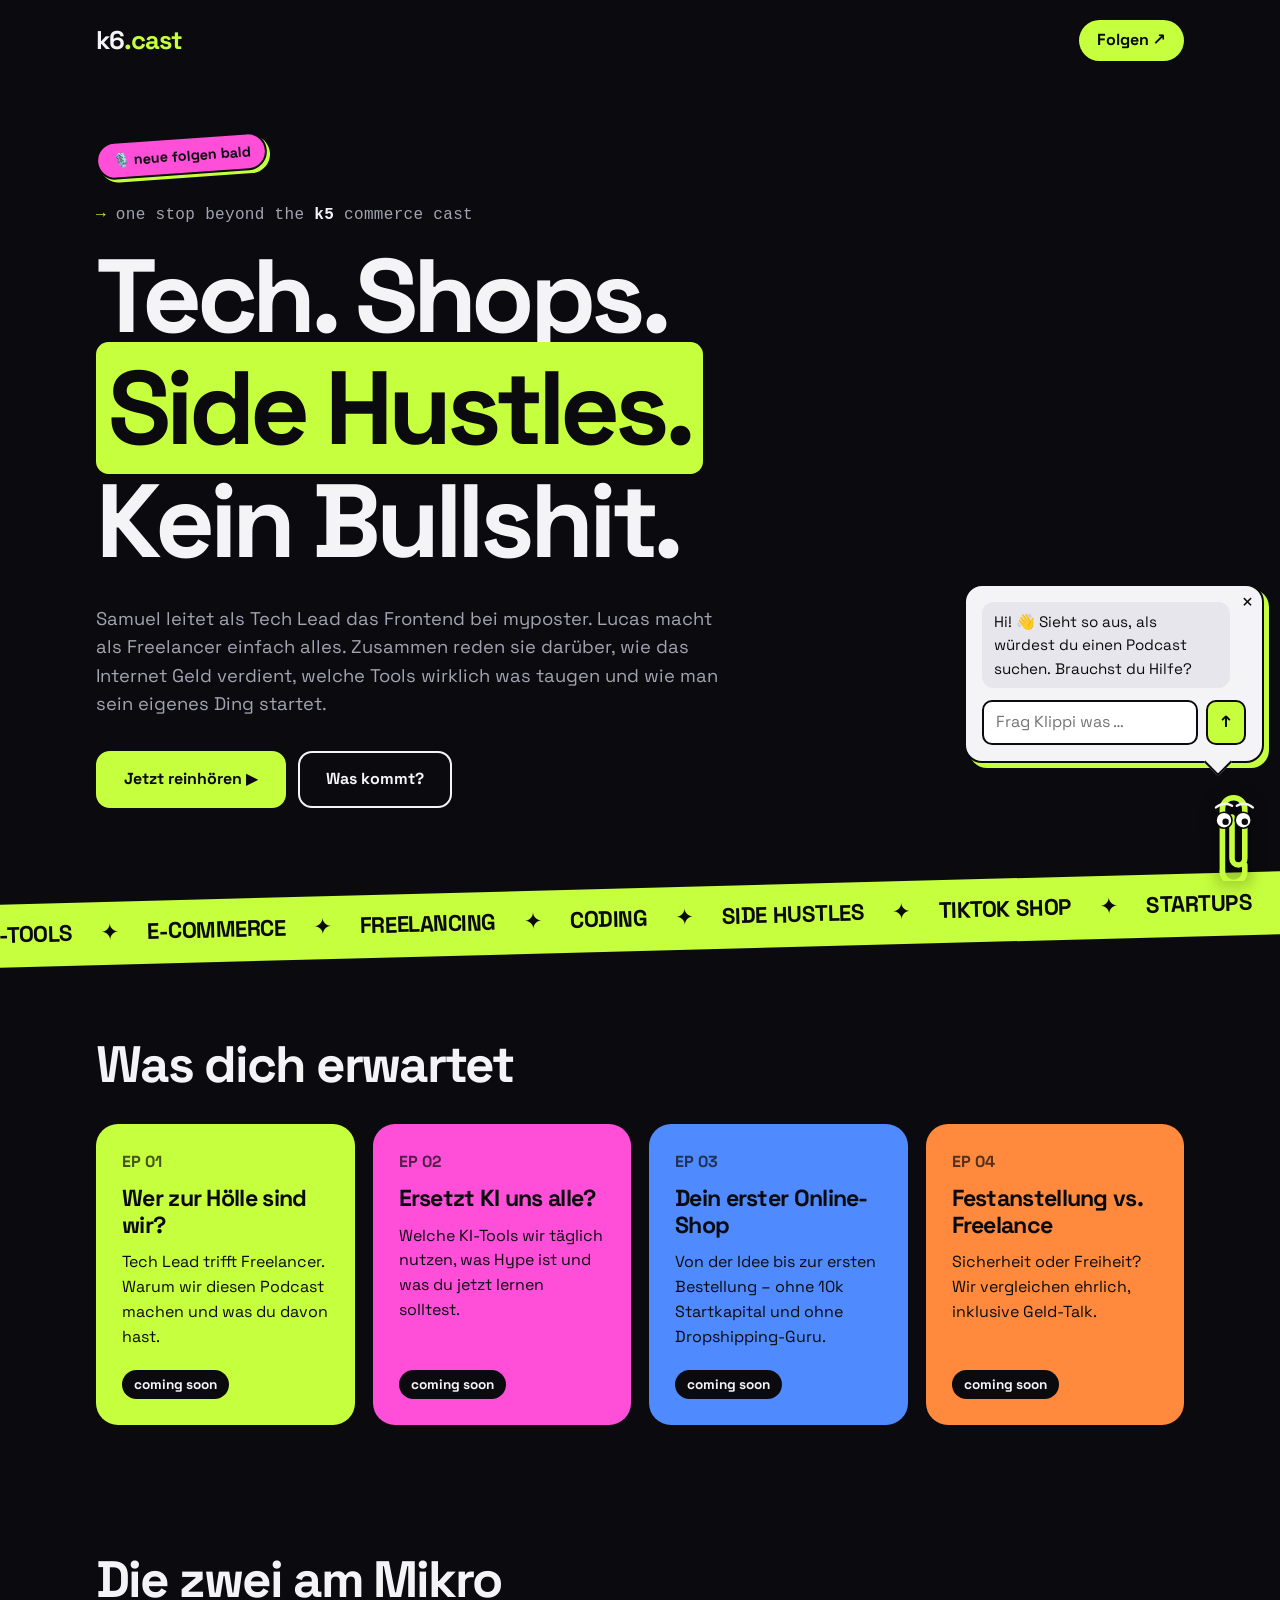
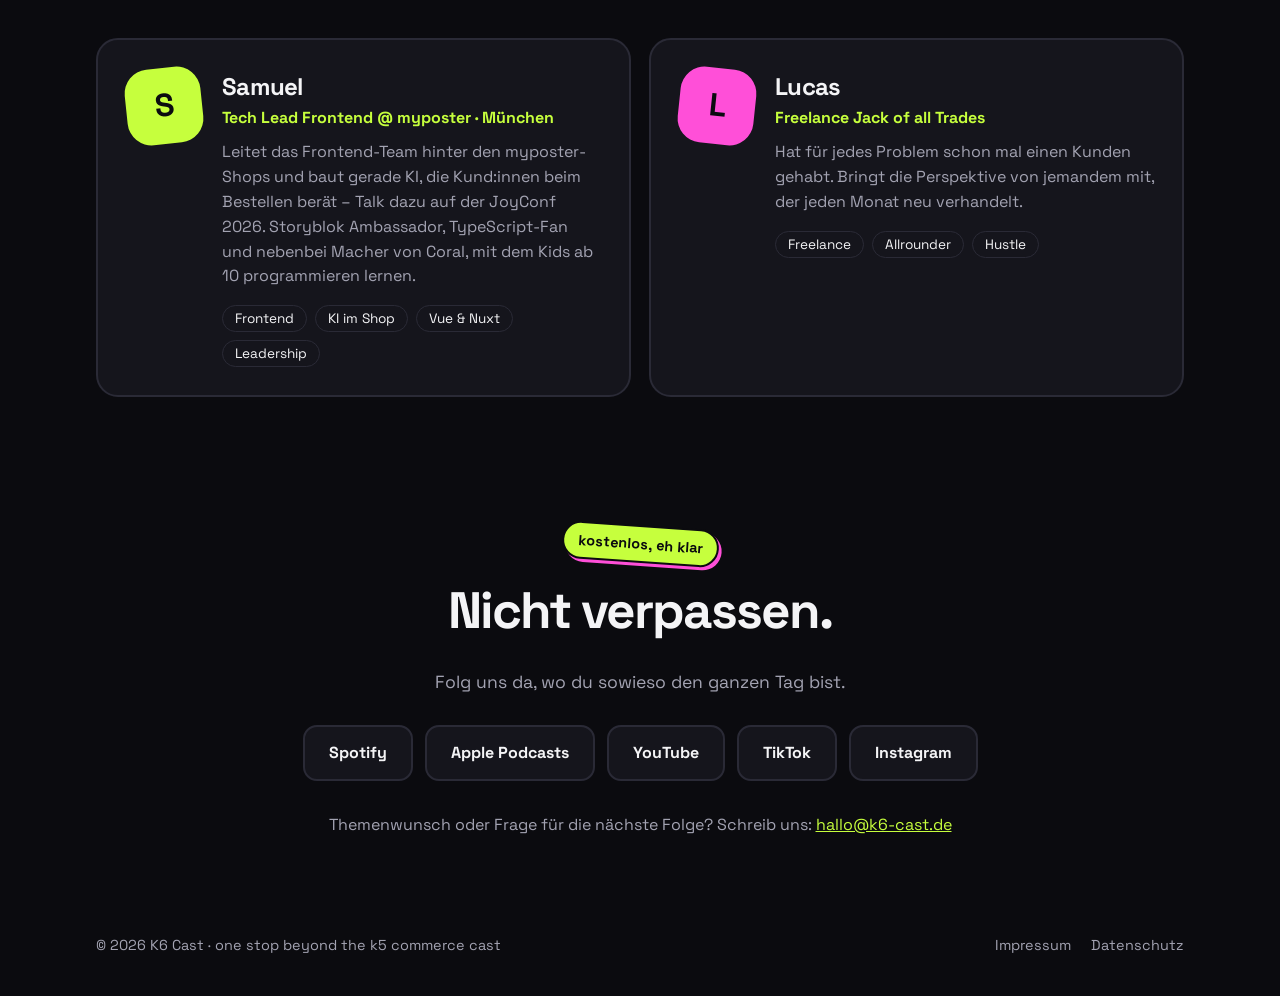
<file: public/index.html>
<!doctype html>
<html lang="de">
<head>
  <meta charset="utf-8">
  <meta name="viewport" content="width=device-width, initial-scale=1">
  <title>K6 Cast – one stop beyond the k5 commerce cast</title>
  <meta name="description" content="K6 Cast: Samuel (Tech Lead bei myposter) und Lucas (Freelance-Allrounder) über Tech, E-Commerce, Side Hustles und das Internet.">
  <meta name="theme-color" content="#c6ff3d">
  <meta property="og:title" content="K6 Cast">
  <meta property="og:description" content="one stop beyond the k5 commerce cast – Tech, E-Commerce &amp; Side Hustles mit Samuel und Lucas.">
  <meta property="og:type" content="website">
  <meta property="og:url" content="https://k6-cast.de">
  <link rel="icon" href="favicon.svg" type="image/svg+xml">
  <link rel="preload" href="fonts/space-grotesk.woff2" as="font" type="font/woff2" crossorigin>
  <link rel="stylesheet" href="styles.css">
</head>
<body>
  <header class="header">
    <a class="header__logo" href="/">k6<span>.cast</span></a>
    <a class="header__cta" href="#abonnieren">Folgen ↗</a>
  </header>

  <main>
    <section class="hero">
      <span class="sticker sticker--tilt-left">🎙️ neue folgen bald</span>
      <p class="hero__slogan">one stop beyond the <span>k5</span> commerce cast</p>
      <h1 class="hero__title">
        Tech. Shops.<br>
        <mark>Side Hustles.</mark><br>
        Kein Bullshit.
      </h1>
      <p class="hero__lead">
        Samuel leitet als Tech Lead das Frontend bei myposter.
        Lucas macht als Freelancer einfach alles. Zusammen reden sie darüber, wie
        das Internet Geld verdient, welche Tools wirklich was taugen und wie man
        sein eigenes Ding startet.
      </p>
      <div class="hero__actions">
        <a class="button button--primary" href="#abonnieren">Jetzt reinhören ▶</a>
        <a class="button" href="#episoden">Was kommt?</a>
      </div>
    </section>

    <div class="marquee-wrapper" aria-hidden="true"><div class="marquee">
      <div class="marquee__track">
        <span>KI-Tools</span><span>✦</span><span>E-Commerce</span><span>✦</span><span>Freelancing</span><span>✦</span><span>Coding</span><span>✦</span><span>Side Hustles</span><span>✦</span><span>TikTok Shop</span><span>✦</span><span>Startups</span><span>✦</span><span>Karriere</span><span>✦</span>
        <span>KI-Tools</span><span>✦</span><span>E-Commerce</span><span>✦</span><span>Freelancing</span><span>✦</span><span>Coding</span><span>✦</span><span>Side Hustles</span><span>✦</span><span>TikTok Shop</span><span>✦</span><span>Startups</span><span>✦</span><span>Karriere</span><span>✦</span>
      </div>
    </div></div>

    <section class="section" id="episoden">
      <h2 class="section__title">Was dich erwartet</h2>
      <div class="episodes">
        <article class="episode episode--lime">
          <span class="episode__number">EP 01</span>
          <h3 class="episode__title">Wer zur Hölle sind wir?</h3>
          <p class="episode__text">Tech Lead trifft Freelancer. Warum wir diesen Podcast machen und was du davon hast.</p>
          <span class="episode__meta">coming soon</span>
        </article>
        <article class="episode episode--pink">
          <span class="episode__number">EP 02</span>
          <h3 class="episode__title">Ersetzt KI uns alle?</h3>
          <p class="episode__text">Welche KI-Tools wir täglich nutzen, was Hype ist und was du jetzt lernen solltest.</p>
          <span class="episode__meta">coming soon</span>
        </article>
        <article class="episode episode--blue">
          <span class="episode__number">EP 03</span>
          <h3 class="episode__title">Dein erster Online-Shop</h3>
          <p class="episode__text">Von der Idee bis zur ersten Bestellung – ohne 10k Startkapital und ohne Dropshipping-Guru.</p>
          <span class="episode__meta">coming soon</span>
        </article>
        <article class="episode episode--orange">
          <span class="episode__number">EP 04</span>
          <h3 class="episode__title">Festanstellung vs. Freelance</h3>
          <p class="episode__text">Sicherheit oder Freiheit? Wir vergleichen ehrlich, inklusive Geld-Talk.</p>
          <span class="episode__meta">coming soon</span>
        </article>
      </div>
    </section>

    <section class="section" id="hosts">
      <h2 class="section__title">Die zwei am Mikro</h2>
      <div class="hosts">
        <div class="host">
          <div class="host__avatar" aria-hidden="true">S</div>
          <div>
            <h3 class="host__name">Samuel</h3>
            <p class="host__role">Tech Lead Frontend @ myposter · München</p>
            <p class="host__text">Leitet das Frontend-Team hinter den myposter-Shops und baut gerade KI, die Kund:innen beim Bestellen berät – Talk dazu auf der JoyConf 2026. Storyblok Ambassador, TypeScript-Fan und nebenbei Macher von Coral, mit dem Kids ab 10 programmieren lernen.</p>
            <ul class="host__tags"><li>Frontend</li><li>KI im Shop</li><li>Vue &amp; Nuxt</li><li>Leadership</li></ul>
          </div>
        </div>
        <div class="host">
          <div class="host__avatar host__avatar--alt" aria-hidden="true">L</div>
          <div>
            <h3 class="host__name">Lucas</h3>
            <p class="host__role">Freelance Jack of all Trades</p>
            <p class="host__text">Hat für jedes Problem schon mal einen Kunden gehabt. Bringt die Perspektive von jemandem mit, der jeden Monat neu verhandelt.</p>
            <ul class="host__tags"><li>Freelance</li><li>Allrounder</li><li>Hustle</li></ul>
          </div>
        </div>
      </div>
    </section>

    <section class="section subscribe" id="abonnieren">
      <span class="sticker sticker--tilt-right">kostenlos, eh klar</span>
      <h2 class="section__title">Nicht verpassen.</h2>
      <p class="section__lead">Folg uns da, wo du sowieso den ganzen Tag bist.</p>
      <div class="platforms">
        <a class="platform" href="#">Spotify</a>
        <a class="platform" href="#">Apple Podcasts</a>
        <a class="platform" href="#">YouTube</a>
        <a class="platform" href="#">TikTok</a>
        <a class="platform" href="#">Instagram</a>
      </div>
      <p class="section__note">Themenwunsch oder Frage für die nächste Folge? Schreib uns: <a href="mailto:hallo@k6-cast.de">hallo@k6-cast.de</a></p>
    </section>
  </main>

  <footer class="footer">
    <span>&copy; <span id="year">2026</span> K6 Cast · one stop beyond the k5 commerce cast</span>
    <nav>
      <a href="/impressum">Impressum</a>
      <a href="/datenschutz">Datenschutz</a>
    </nav>
  </footer>

  <aside class="helper" id="helper" aria-label="Hilfe-Chat">
    <div class="helper__panel" id="helper-panel">
      <button class="helper__close" id="helper-close" type="button" aria-label="Schließen">×</button>
      <div class="helper__messages" id="helper-messages">
        <p class="helper__bubble">Hi! 👋 Sieht so aus, als würdest du einen Podcast suchen. Brauchst du Hilfe?</p>
      </div>
      <form class="helper__form" id="helper-form">
        <input class="helper__input" id="helper-input" type="text" placeholder="Frag Klippi was …" autocomplete="off">
        <button class="helper__send" type="submit" aria-label="Senden">↑</button>
      </form>
    </div>
    <button class="helper__teaser" id="helper-teaser" type="button">Brauchst du Hilfe? 💬</button>
    <button class="helper__mascot" id="helper-toggle" type="button" aria-label="Hilfe-Chat öffnen" aria-expanded="true">
      <svg viewBox="0 0 80 120" width="64" height="96" aria-hidden="true">
        <path d="M28 108 V30 a14 14 0 0 1 28 0 V92 a8 8 0 0 1 -16 0 V40" fill="none" stroke="#c6ff3d" stroke-width="7" stroke-linecap="round"/>
        <path d="M28 108 a14 14 0 0 0 28 0 V100" fill="none" stroke="#c6ff3d" stroke-width="7" stroke-linecap="round"/>
        <g class="helper__eyes">
          <circle cx="30" cy="44" r="10" fill="#fff" stroke="#0b0b0f" stroke-width="2"/>
          <circle cx="54" cy="44" r="10" fill="#fff" stroke="#0b0b0f" stroke-width="2"/>
          <circle class="helper__pupil" cx="32" cy="46" r="4" fill="#0b0b0f"/>
          <circle class="helper__pupil" cx="56" cy="46" r="4" fill="#0b0b0f"/>
        </g>
        <path d="M20 28 q10 -8 20 -2 M46 26 q10 -6 20 2" fill="none" stroke="#f4f4f6" stroke-width="3" stroke-linecap="round"/>
      </svg>
    </button>
  </aside>

  <script>
    (() => {
      const helper = document.getElementById('helper');
      const toggle = document.getElementById('helper-toggle');
      const messages = document.getElementById('helper-messages');
      const form = document.getElementById('helper-form');
      const input = document.getElementById('helper-input');
      const replies = [
        'Hmm, gute Frage. Ich bin leider nur Deko. 📎',
        'Hast du schon versucht, den Podcast aus- und wieder einzuschalten?',
        'Ich leite das an Samuel und Lucas weiter … per Brieftaube. 🕊️',
        'Es sieht so aus, als würdest du eine Frage stellen. Leider kann ich nichts. ✨',
        'Laut meinen Berechnungen: 42.',
        'Ich bin eine Büroklammer. Ich halte Dinge zusammen, keine Gespräche.',
        'Das klingt nach einem Fall für die nächste Folge. 🎙️',
        'Moment, ich google das kurz … nein, doch nicht.',
        'Ich bin zu 0 % KI und zu 100 % Draht.',
        'Interessant! Erzähl mir mehr. (Ich höre nicht zu.)',
        'Hast du schon die Cookies akzeptiert? Ach nee, wir haben ja keine. 🍪',
        'Ich habe das an die Rechtsabteilung weitergeleitet. Die ist auch eine Büroklammer.',
        'Fun Fact: Ich wurde nie für das Gespräch trainiert. Nur fürs Klammern.',
        'Ich würde ja helfen, aber ich hab keine Arme. 📎',
        'Error 418: Ich bin eine Teekanne. Äh, Büroklammer.',
        'Gute Frage. Nächste Frage.',
        'Das steht bestimmt irgendwo in den AGB. Die wir nicht haben.',
        'Ich bin gerade im Meeting. Mit mir selbst.',
      ];
      const keywordReplies = [
        [/folge|episode|wann/i, 'Die erste Folge kommt bald. „Bald“ ist ein dehnbarer Begriff. ⏳'],
        [/samuel/i, 'Samuel? Der ist gerade im Standup. Seit 45 Minuten.'],
        [/lucas/i, 'Lucas hat gerade drei Kunden gleichzeitig. Ich richte es aus. Vielleicht.'],
        [/\b(ki|ai|gpt|chatgpt|llm)\b/i, 'KI? Ich bin quasi die Ur-KI. Nur ohne das „I“.'],
        [/spotify|apple|youtube|tiktok|instagram|abo/i, 'Abonnieren geht bald! Scroll mal runter zu „Nicht verpassen.“ 👇'],
        [/hallo|hi\b|hey|moin|servus|grüß/i, 'Servus! Schön, dass du da bist. Ich kann trotzdem nichts. 👋'],
        [/danke|thx|thanks/i, 'Gern geschehen! Ich hab zwar nichts gemacht, aber gern.'],
        [/shop|e-?commerce|checkout|warenkorb/i, 'In den Warenkorb legen kann ich dich leider nicht. Ich hab’s versucht.'],
      ];
      let replyIndex = Math.floor(Math.random() * replies.length);
      const pickReply = (text) => {
        const match = keywordReplies.find(([pattern, reply]) => reply && pattern.test(text));
        return match ? match[1] : replies[replyIndex++ % replies.length];
      };

      const setOpen = (open) => {
        helper.classList.toggle('helper--closed', !open);
        toggle.setAttribute('aria-expanded', String(open));
      };

      toggle.addEventListener('click', () => setOpen(helper.classList.contains('helper--closed')));
      document.getElementById('helper-close').addEventListener('click', () => setOpen(false));
      document.getElementById('helper-teaser').addEventListener('click', () => setOpen(true));

      const addBubble = (text, fromUser) => {
        const bubble = document.createElement('p');
        bubble.className = 'helper__bubble' + (fromUser ? ' helper__bubble--user' : '');
        bubble.textContent = text;
        messages.appendChild(bubble);
        messages.scrollTop = messages.scrollHeight;
      };

      form.addEventListener('submit', (event) => {
        event.preventDefault();
        const text = input.value.trim();
        if (!text) return;
        addBubble(text, true);
        input.value = '';
        setTimeout(() => addBubble(pickReply(text), false), 700);
      });

      if (window.matchMedia('(max-width: 600px)').matches) setOpen(false);
    })();
  </script>


  <script>document.getElementById('year').textContent = new Date().getFullYear();</script>
</body>
</html>
</file>
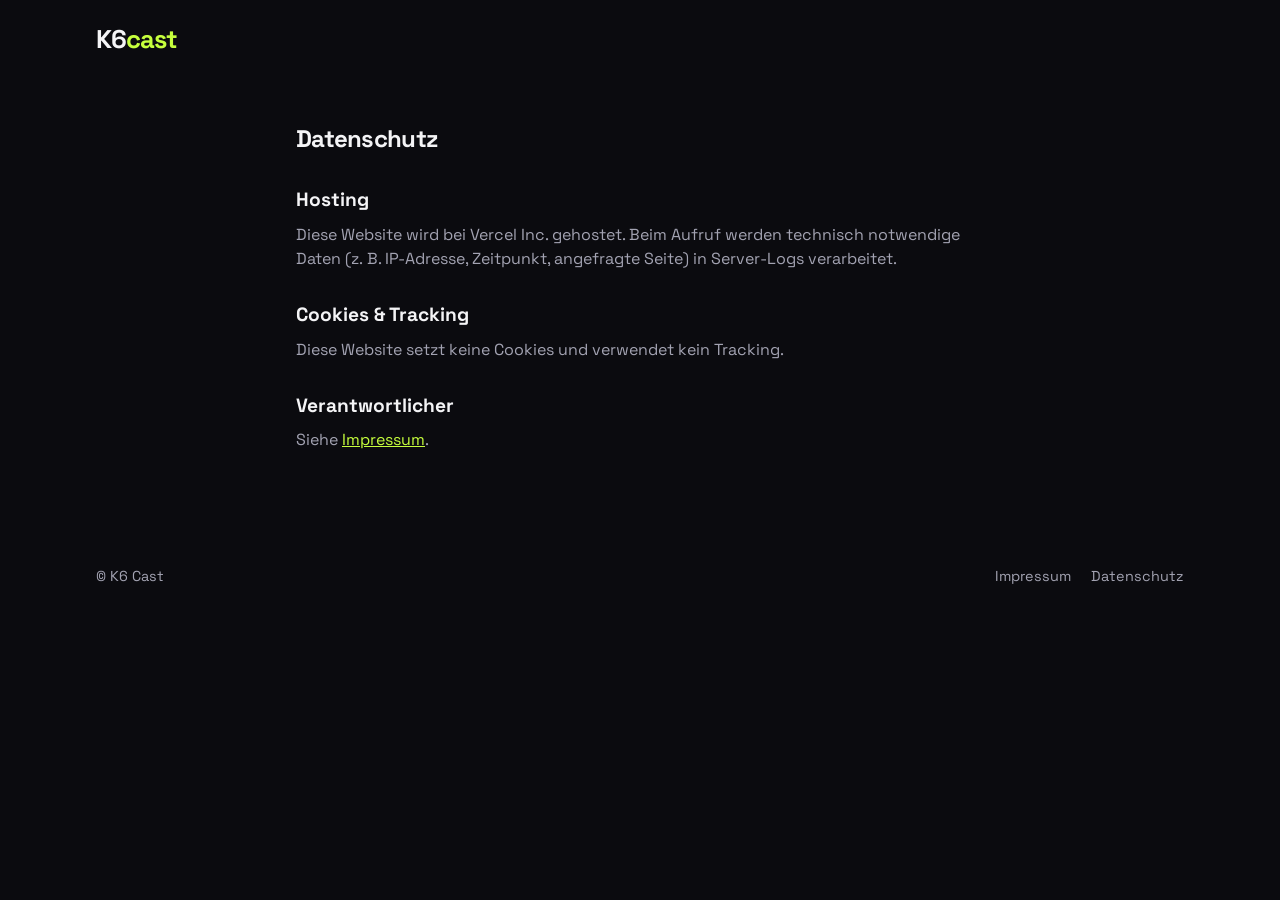
<file: public/datenschutz.html>
<!doctype html>
<html lang="de">
<head>
  <meta charset="utf-8">
  <meta name="viewport" content="width=device-width, initial-scale=1">
  <title>Datenschutz – K6 Cast</title>
  <meta name="robots" content="noindex">
  <link rel="icon" href="favicon.svg" type="image/svg+xml">
  <link rel="stylesheet" href="styles.css">
</head>
<body>
  <header class="header">
    <a class="header__logo" href="/">K6<span>cast</span></a>
  </header>
  <main>
    <section class="legal">
      <h1>Datenschutz</h1>
      <h2>Hosting</h2>
      <p>Diese Website wird bei Vercel Inc. gehostet. Beim Aufruf werden technisch notwendige Daten (z.&nbsp;B. IP-Adresse, Zeitpunkt, angefragte Seite) in Server-Logs verarbeitet.</p>
      <h2>Cookies &amp; Tracking</h2>
      <p>Diese Website setzt keine Cookies und verwendet kein Tracking.</p>
      <h2>Verantwortlicher</h2>
      <p>Siehe <a href="/impressum">Impressum</a>.</p>
    </section>
  </main>
  <footer class="footer">
    <span>&copy; K6 Cast</span>
    <nav><a href="/impressum">Impressum</a><a href="/datenschutz">Datenschutz</a></nav>
  </footer>
</body>
</html>
</file>
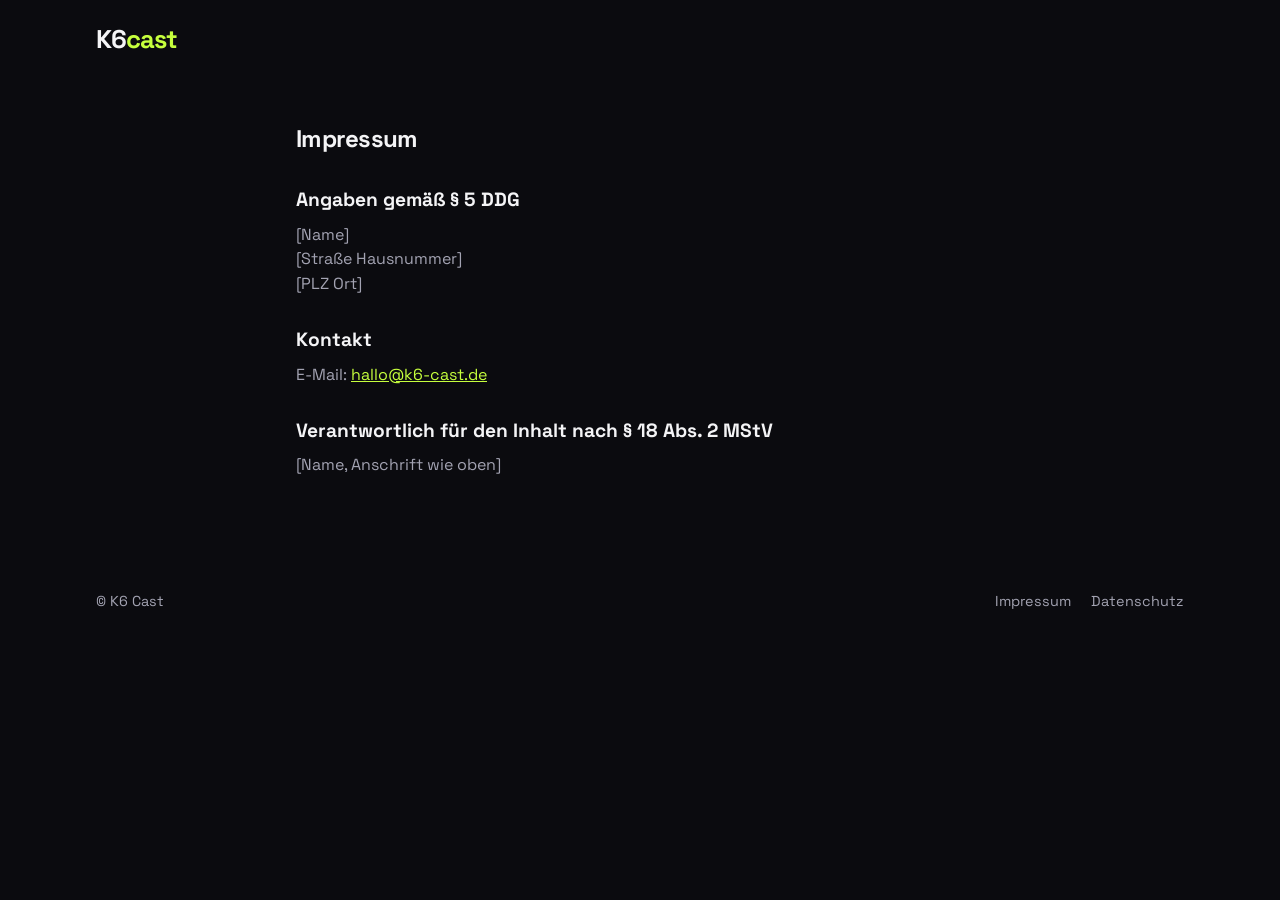
<file: public/impressum.html>
<!doctype html>
<html lang="de">
<head>
  <meta charset="utf-8">
  <meta name="viewport" content="width=device-width, initial-scale=1">
  <title>Impressum – K6 Cast</title>
  <meta name="robots" content="noindex">
  <link rel="icon" href="favicon.svg" type="image/svg+xml">
  <link rel="stylesheet" href="styles.css">
</head>
<body>
  <header class="header">
    <a class="header__logo" href="/">K6<span>cast</span></a>
  </header>
  <main>
    <section class="legal">
      <h1>Impressum</h1>
      <h2>Angaben gemäß § 5 DDG</h2>
      <p>[Name]<br>[Straße Hausnummer]<br>[PLZ Ort]</p>
      <h2>Kontakt</h2>
      <p>E-Mail: <a href="mailto:hallo@k6-cast.de">hallo@k6-cast.de</a></p>
      <h2>Verantwortlich für den Inhalt nach § 18 Abs. 2 MStV</h2>
      <p>[Name, Anschrift wie oben]</p>
    </section>
  </main>
  <footer class="footer">
    <span>&copy; K6 Cast</span>
    <nav><a href="/impressum">Impressum</a><a href="/datenschutz">Datenschutz</a></nav>
  </footer>
</body>
</html>
</file>
<file: public/styles.css>
@font-face {
  font-family: "Space Grotesk";
  src: url("fonts/space-grotesk.woff2") format("woff2");
  font-weight: 300 700;
  font-display: swap;
}

:root {
  --background: #0b0b0f;
  --surface: #15151c;
  --border: #2a2a36;
  --text: #f4f4f6;
  --muted: #a3a3b2;
  --lime: #c6ff3d;
  --pink: #ff4fd8;
  --blue: #4f8bff;
  --orange: #ff8a3d;
  --ink: #0b0b0f;
  --radius: 22px;
  --max-width: 1120px;
}

* { box-sizing: border-box; margin: 0; padding: 0; }

html { scroll-behavior: smooth; }

body {
  background: var(--background);
  color: var(--text);
  font-family: "Space Grotesk", system-ui, -apple-system, "Segoe UI", sans-serif;
  line-height: 1.55;
}

a { color: inherit; }

.header,
main > section,
.footer {
  max-width: var(--max-width);
  margin-left: auto;
  margin-right: auto;
  padding-left: 16px;
  padding-right: 16px;
}

/* Header */
.header {
  display: flex;
  justify-content: space-between;
  align-items: center;
  padding-top: 20px;
  padding-bottom: 20px;
}

.header__logo {
  font-weight: 700;
  font-size: 1.6rem;
  text-decoration: none;
  letter-spacing: -0.04em;
}

.header__logo span { color: var(--lime); }

.header__cta {
  background: var(--lime);
  color: var(--ink);
  font-weight: 700;
  text-decoration: none;
  padding: 8px 18px;
  border-radius: 999px;
}

/* Hero */
.hero { padding-top: 56px; padding-bottom: 56px; }

.hero__slogan {
  margin-top: 28px;
  font-family: ui-monospace, "SF Mono", Menlo, monospace;
  font-size: clamp(0.8rem, 3.4vw, 1rem);
  color: var(--muted);
  letter-spacing: 0.02em;
}

.hero__slogan::before { content: "→ "; color: var(--lime); }

.hero__slogan span {
  color: var(--text);
  font-weight: 700;
}

.hero__title {
  font-size: clamp(2.8rem, 10vw, 6.5rem);
  line-height: 1.08;
  letter-spacing: -0.05em;
  margin: 12px 0 28px;
}

.hero__title mark {
  background: var(--lime);
  color: var(--ink);
  padding: 0 0.12em;
  border-radius: 0.12em;
  box-decoration-break: clone;
  -webkit-box-decoration-break: clone;
}

.hero__lead {
  color: var(--muted);
  font-size: 1.15rem;
  max-width: 640px;
  margin-bottom: 32px;
}

.hero__actions { display: flex; gap: 12px; flex-wrap: wrap; }

/* Stickers */
.sticker {
  display: inline-block;
  background: var(--pink);
  color: var(--ink);
  font-weight: 700;
  font-size: 0.9rem;
  padding: 6px 14px;
  border-radius: 999px;
  border: 2px solid var(--ink);
  box-shadow: 3px 3px 0 var(--lime);
}

.sticker--tilt-left { transform: rotate(-4deg); }
.sticker--tilt-right { transform: rotate(4deg); background: var(--lime); box-shadow: 3px 3px 0 var(--pink); }

/* Buttons */
.button {
  display: inline-block;
  padding: 14px 26px;
  border-radius: 14px;
  border: 2px solid var(--text);
  text-decoration: none;
  font-weight: 700;
  transition: transform 0.15s, box-shadow 0.15s;
}

.button:hover { transform: translate(-3px, -3px); box-shadow: 4px 4px 0 var(--text); }

.button--primary {
  background: var(--lime);
  border-color: var(--lime);
  color: var(--ink);
}

.button--primary:hover { box-shadow: 4px 4px 0 var(--pink); }

/* Marquee */
.marquee-wrapper { overflow: hidden; padding: 24px 0; }

.marquee {
  background: var(--lime);
  color: var(--ink);
  overflow: hidden;
  padding: 14px 0;
  transform: rotate(-1.5deg);
  margin: 0 -20px;
  font-weight: 700;
  font-size: 1.4rem;
  text-transform: uppercase;
  letter-spacing: -0.02em;
}

.marquee__track {
  display: flex;
  gap: 28px;
  width: max-content;
  animation: marquee 28s linear infinite;
}

@keyframes marquee {
  to { transform: translateX(-50%); }
}

@media (prefers-reduced-motion: reduce) {
  .marquee__track { animation: none; }
}

/* Sections */
.section { padding-top: 64px; padding-bottom: 64px; }

.section__title {
  font-size: clamp(2rem, 6vw, 3.2rem);
  letter-spacing: -0.04em;
  line-height: 1.05;
  margin-bottom: 32px;
}

.section__lead { color: var(--muted); font-size: 1.1rem; margin-bottom: 28px; }

.section__note { color: var(--muted); margin-top: 32px; }

.section__note a { color: var(--lime); }

/* Episodes */
.episodes {
  display: grid;
  gap: 18px;
  grid-template-columns: repeat(auto-fit, minmax(240px, 1fr));
}

.episode {
  color: var(--ink);
  border-radius: var(--radius);
  padding: 26px;
  display: flex;
  flex-direction: column;
  transition: transform 0.2s;
}

.episode:hover { transform: rotate(-1.5deg) scale(1.02); }

.episode--lime { background: var(--lime); }
.episode--pink { background: var(--pink); }
.episode--blue { background: var(--blue); }
.episode--orange { background: var(--orange); }

.episode__number { font-weight: 700; opacity: 0.7; }

.episode__title {
  font-size: 1.45rem;
  line-height: 1.15;
  letter-spacing: -0.03em;
  margin: 10px 0 12px;
}

.episode__text { flex: 1; }

.episode__meta {
  align-self: flex-start;
  margin-top: 20px;
  font-size: 0.85rem;
  font-weight: 700;
  background: var(--ink);
  color: var(--text);
  border-radius: 999px;
  padding: 4px 12px;
}

/* Hosts */
.hosts {
  display: grid;
  gap: 18px;
  grid-template-columns: repeat(auto-fit, minmax(300px, 1fr));
}

.host {
  background: var(--surface);
  border: 2px solid var(--border);
  border-radius: var(--radius);
  padding: 28px;
  display: flex;
  gap: 20px;
  align-items: flex-start;
}

.host__avatar {
  flex: none;
  width: 76px;
  height: 76px;
  border-radius: 24px;
  display: grid;
  place-items: center;
  font-size: 2rem;
  font-weight: 700;
  background: var(--lime);
  color: var(--ink);
  transform: rotate(-6deg);
}

.host__avatar--alt { background: var(--pink); transform: rotate(6deg); }

.host__name { font-size: 1.5rem; letter-spacing: -0.03em; }

.host__role { color: var(--lime); font-weight: 700; margin-bottom: 10px; }

.host__text { color: var(--muted); }

.host__tags {
  list-style: none;
  display: flex;
  flex-wrap: wrap;
  gap: 8px;
  margin-top: 16px;
}

.host__tags li {
  border: 1px solid var(--border);
  border-radius: 999px;
  padding: 2px 12px;
  font-size: 0.85rem;
}

/* Subscribe */
.subscribe { text-align: center; }

.subscribe .sticker { margin-bottom: 20px; }

.platforms {
  display: flex;
  justify-content: center;
  flex-wrap: wrap;
  gap: 12px;
}

.platform {
  padding: 14px 24px;
  border-radius: 14px;
  background: var(--surface);
  border: 2px solid var(--border);
  text-decoration: none;
  font-weight: 700;
  transition: transform 0.15s, border-color 0.15s;
}

.platform:hover { border-color: var(--lime); transform: translateY(-3px); }

/* Footer */
.footer {
  display: flex;
  justify-content: space-between;
  flex-wrap: wrap;
  gap: 12px;
  padding-top: 32px;
  padding-bottom: 40px;
  color: var(--muted);
  font-size: 0.9rem;
}

.footer nav { display: flex; gap: 20px; }

.footer a { text-decoration: none; }

.footer a:hover { color: var(--lime); }

/* Helper chat (decorative) */
.helper {
  position: fixed;
  right: 16px;
  bottom: 16px;
  z-index: 50;
  display: flex;
  flex-direction: column;
  align-items: flex-end;
  gap: 8px;
  max-width: calc(100vw - 32px);
}

.helper__panel {
  position: relative;
  width: 300px;
  max-width: 100%;
  background: var(--text);
  color: var(--ink);
  border: 2px solid var(--ink);
  border-radius: 18px;
  box-shadow: 5px 5px 0 var(--lime);
  padding: 16px;
  margin-bottom: 14px;
  transform-origin: bottom right;
  transition: transform 0.2s, opacity 0.2s;
}

/* Speech bubble tails pointing at the mascot */
.helper__panel::after,
.helper__teaser::after {
  content: "";
  position: absolute;
  width: 18px;
  height: 18px;
  background: var(--text);
  transform: rotate(45deg);
}

.helper__panel::after {
  right: 34px;
  bottom: -11px;
  border-right: 2px solid var(--ink);
  border-bottom: 2px solid var(--ink);
}

.helper__teaser {
  position: absolute;
  right: 72px;
  bottom: 54px;
  white-space: nowrap;
  font: inherit;
  font-weight: 700;
  font-size: 0.95rem;
  background: var(--text);
  color: var(--ink);
  border: 2px solid var(--ink);
  border-radius: 16px;
  box-shadow: 4px 4px 0 var(--pink);
  padding: 8px 14px;
  cursor: pointer;
  opacity: 0;
  transform: scale(0.6);
  transform-origin: bottom right;
  pointer-events: none;
  transition: transform 0.2s, opacity 0.2s;
}

.helper__teaser::after {
  right: -11px;
  top: calc(50% - 9px);
  border-top: 2px solid var(--ink);
  border-right: 2px solid var(--ink);
}

.helper--closed .helper__teaser {
  opacity: 1;
  transform: scale(1);
  pointer-events: auto;
  animation: helper-pop 4s ease-in-out 1s infinite;
}

@keyframes helper-pop {
  0%, 85%, 100% { transform: scale(1); }
  90% { transform: scale(1.08) rotate(-2deg); }
  95% { transform: scale(1.04) rotate(2deg); }
}

.helper--closed .helper__panel {
  transform: scale(0.6);
  opacity: 0;
  pointer-events: none;
  position: absolute;
  bottom: 100%;
}

.helper__close {
  position: absolute;
  top: 6px;
  right: 8px;
  background: none;
  border: none;
  font: inherit;
  font-size: 1.3rem;
  line-height: 1;
  cursor: pointer;
  color: var(--ink);
}

.helper__messages {
  display: flex;
  flex-direction: column;
  gap: 8px;
  max-height: 220px;
  overflow-y: auto;
  padding-right: 16px;
  margin-bottom: 12px;
}

.helper__bubble {
  background: #e6e6ec;
  border-radius: 12px;
  padding: 8px 12px;
  font-size: 0.95rem;
  align-self: flex-start;
}

.helper__bubble--user {
  background: var(--pink);
  align-self: flex-end;
}

.helper__form { display: flex; gap: 8px; }

.helper__input {
  flex: 1;
  min-width: 0;
  font: inherit;
  padding: 8px 12px;
  border: 2px solid var(--ink);
  border-radius: 10px;
  background: #fff;
}

.helper__send {
  font: inherit;
  font-weight: 700;
  width: 40px;
  border: 2px solid var(--ink);
  border-radius: 10px;
  background: var(--lime);
  cursor: pointer;
}

.helper__mascot {
  background: none;
  border: none;
  cursor: pointer;
  animation: helper-bob 3s ease-in-out infinite;
  filter: drop-shadow(0 4px 8px rgba(0, 0, 0, 0.5));
}

.helper__mascot:hover .helper__pupil { transform: translate(-3px, -2px); }

.helper__pupil { transition: transform 0.2s; }

@keyframes helper-bob {
  0%, 100% { transform: translateY(0) rotate(-3deg); }
  50% { transform: translateY(-6px) rotate(3deg); }
}

@media (prefers-reduced-motion: reduce) {
  .helper__mascot,
  .helper--closed .helper__teaser { animation: none; }
}

/* Legal pages */
.legal { max-width: 720px; padding-top: 40px; padding-bottom: 80px; }

.legal h1 { margin-bottom: 24px; letter-spacing: -0.03em; }

.legal h2 { margin: 28px 0 8px; font-size: 1.2rem; }

.legal p { color: var(--muted); }

.legal a { color: var(--lime); }
</file>
